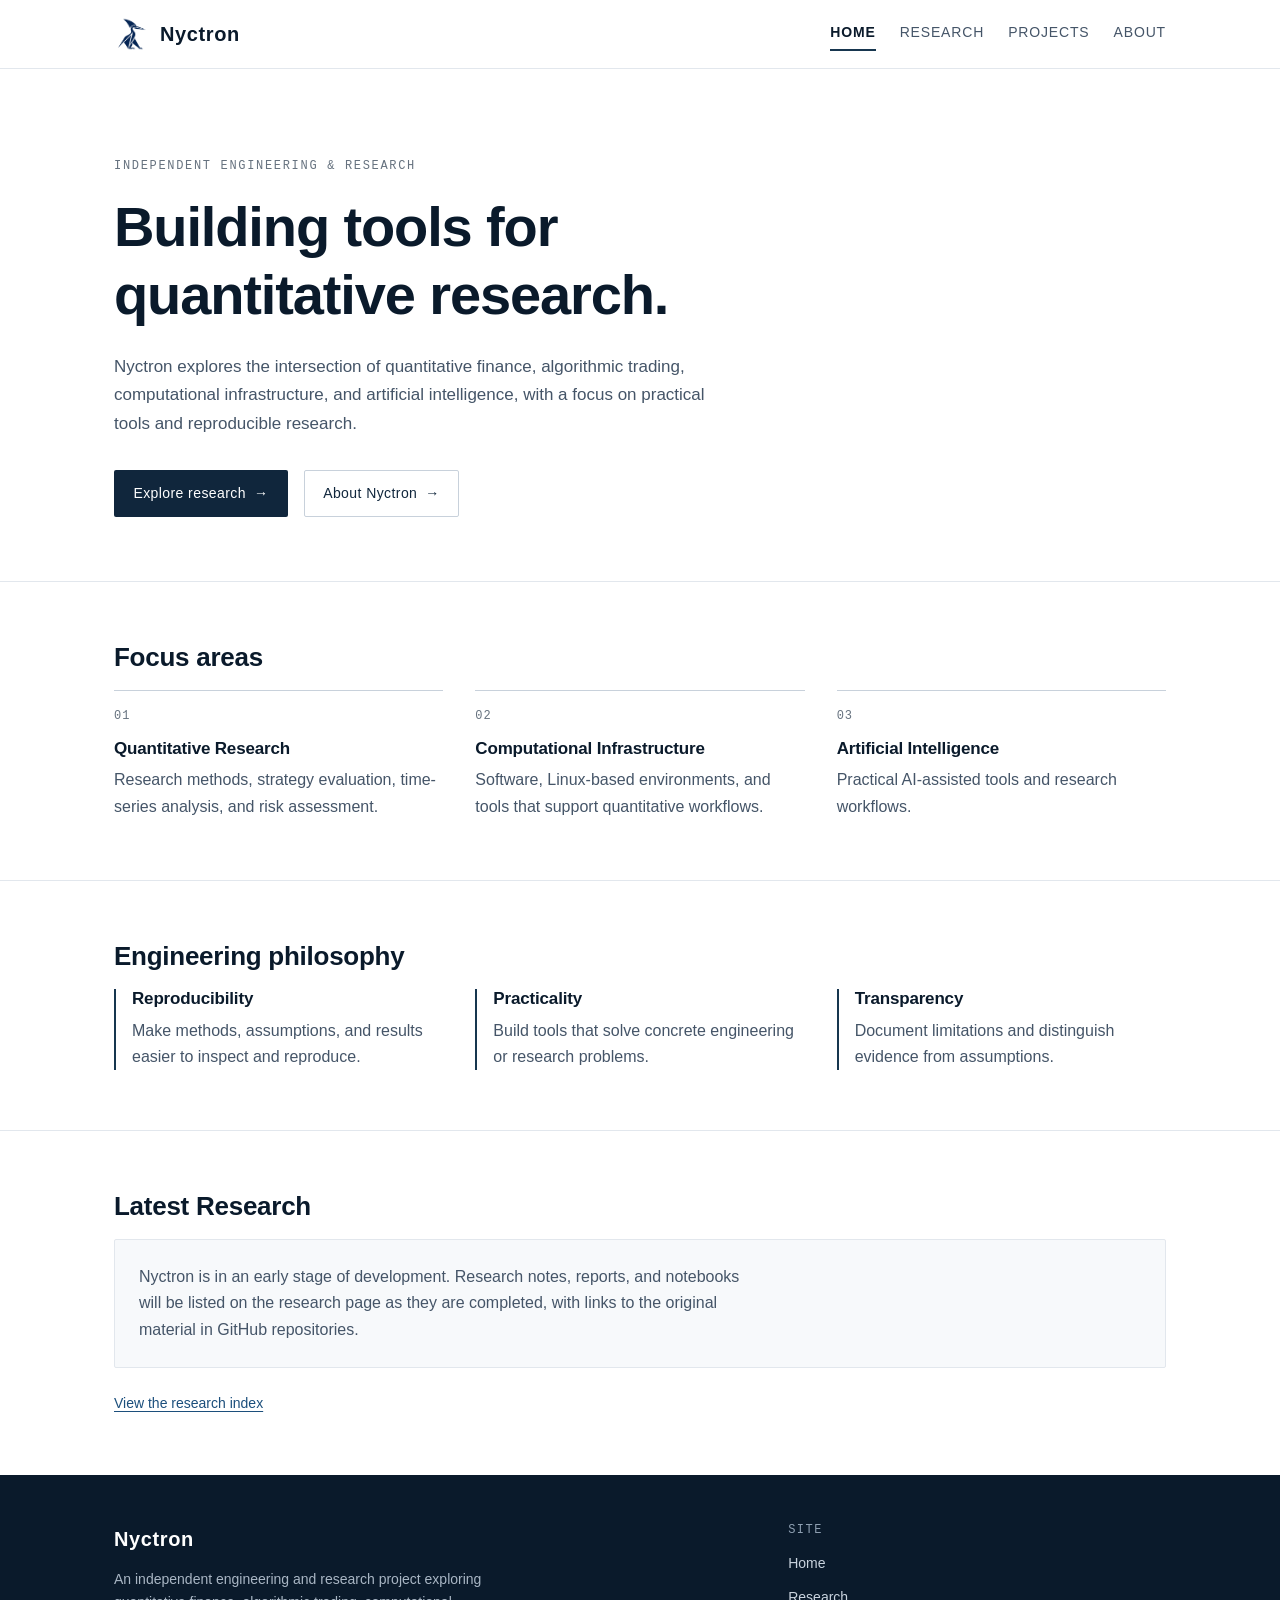
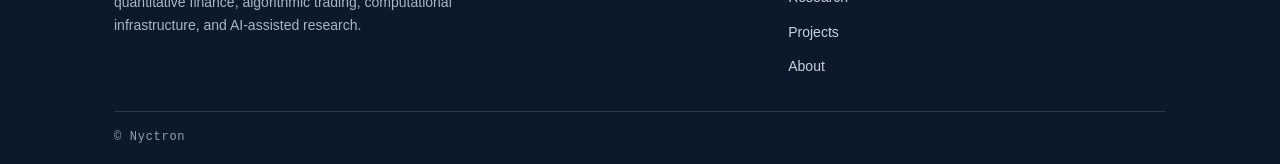
<file: index.html>
<!DOCTYPE html>
<html lang="en">
<head>
  <meta charset="utf-8">
  <meta name="viewport" content="width=device-width, initial-scale=1">
  <title>Nyctron — Independent Engineering &amp; Research</title>
  <meta name="description" content="Nyctron is an independent engineering and research project exploring quantitative finance, algorithmic trading, computational infrastructure, and AI-assisted research.">
  <link rel="icon" href="assets/nyctron-logo.png" type="image/png">
  <link rel="stylesheet" href="style.css">
</head>
<body>
  <a class="skip-link" href="#main">Skip to content</a>

  <header class="site-header">
    <div class="container header-inner">
      <a class="brand" href="./">
        <img src="assets/nyctron-logo.png" alt="Nyctron logo" width="34" height="34">
        <span class="brand-name">Nyctron</span>
      </a>
      <nav class="site-nav" aria-label="Primary">
        <ul>
          <li><a href="./" aria-current="page">Home</a></li>
          <li><a href="research/">Research</a></li>
          <li><a href="projects/">Projects</a></li>
          <li><a href="about/">About</a></li>
        </ul>
      </nav>
    </div>
  </header>

  <main id="main" tabindex="-1">

    <section class="hero">
      <div class="container">
        <p class="eyebrow">Independent engineering &amp; research</p>
        <h1>Building tools for quantitative research.</h1>
        <p class="lead">Nyctron explores the intersection of quantitative finance, algorithmic trading, computational infrastructure, and artificial intelligence, with a focus on practical tools and reproducible research.</p>
        <div class="hero-actions">
          <a class="button button--primary" href="research/">Explore research <span aria-hidden="true">→</span></a>
          <a class="button button--secondary" href="about/">About Nyctron <span aria-hidden="true">→</span></a>
        </div>
      </div>
    </section>

    <section class="section">
      <div class="container">
        <h2>Focus areas</h2>
        <ul class="focus-grid">
          <li class="focus-item">
            <span class="index-label">01</span>
            <h3>Quantitative Research</h3>
            <p>Research methods, strategy evaluation, time-series analysis, and risk assessment.</p>
          </li>
          <li class="focus-item">
            <span class="index-label">02</span>
            <h3>Computational Infrastructure</h3>
            <p>Software, Linux-based environments, and tools that support quantitative workflows.</p>
          </li>
          <li class="focus-item">
            <span class="index-label">03</span>
            <h3>Artificial Intelligence</h3>
            <p>Practical AI-assisted tools and research workflows.</p>
          </li>
        </ul>
      </div>
    </section>

    <section class="section">
      <div class="container">
        <h2>Engineering philosophy</h2>
        <ul class="principles">
          <li class="principle">
            <h3>Reproducibility</h3>
            <p>Make methods, assumptions, and results easier to inspect and reproduce.</p>
          </li>
          <li class="principle">
            <h3>Practicality</h3>
            <p>Build tools that solve concrete engineering or research problems.</p>
          </li>
          <li class="principle">
            <h3>Transparency</h3>
            <p>Document limitations and distinguish evidence from assumptions.</p>
          </li>
        </ul>
      </div>
    </section>

    <section class="section">
      <div class="container">
        <h2>Latest Research</h2>
        <div class="empty-state">
          <p>Nyctron is in an early stage of development. Research notes, reports, and notebooks will be listed on the research page as they are completed, with links to the original material in GitHub repositories.</p>
        </div>
        <p class="section-action"><a href="research/">View the research index</a></p>
      </div>
    </section>

  </main>

  <footer class="site-footer">
    <div class="container">
      <div class="footer-grid">
        <div>
          <p class="footer-brand">Nyctron</p>
          <p class="footer-text">An independent engineering and research project exploring quantitative finance, algorithmic trading, computational infrastructure, and AI-assisted research.</p>
          <!-- Add GitHub and email links here once public URLs and addresses exist. -->
        </div>
        <nav class="footer-nav" aria-label="Footer">
          <h2 class="footer-heading">Site</h2>
          <ul>
            <li><a href="./">Home</a></li>
            <li><a href="research/">Research</a></li>
            <li><a href="projects/">Projects</a></li>
            <li><a href="about/">About</a></li>
          </ul>
        </nav>
      </div>
      <div class="footer-bottom">
        <p>© Nyctron</p>
      </div>
    </div>
  </footer>
</body>
</html>
</file>
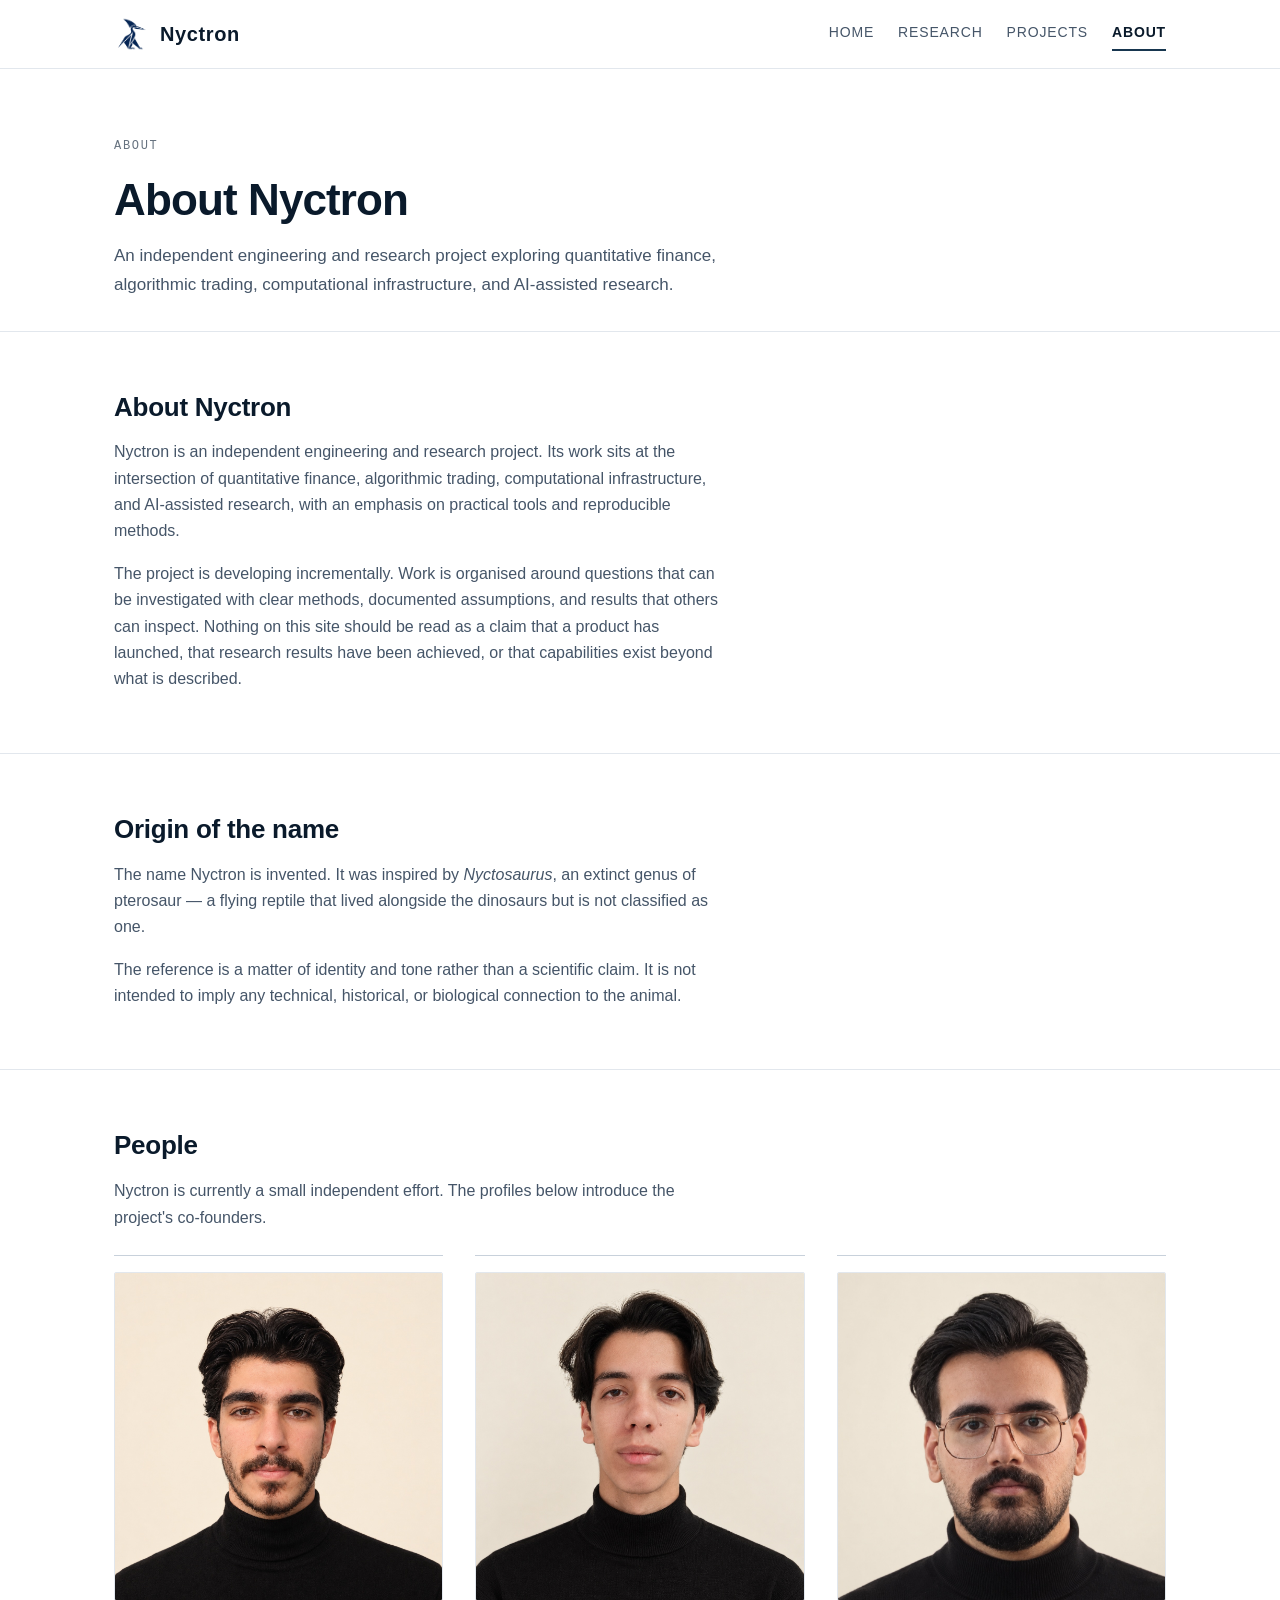
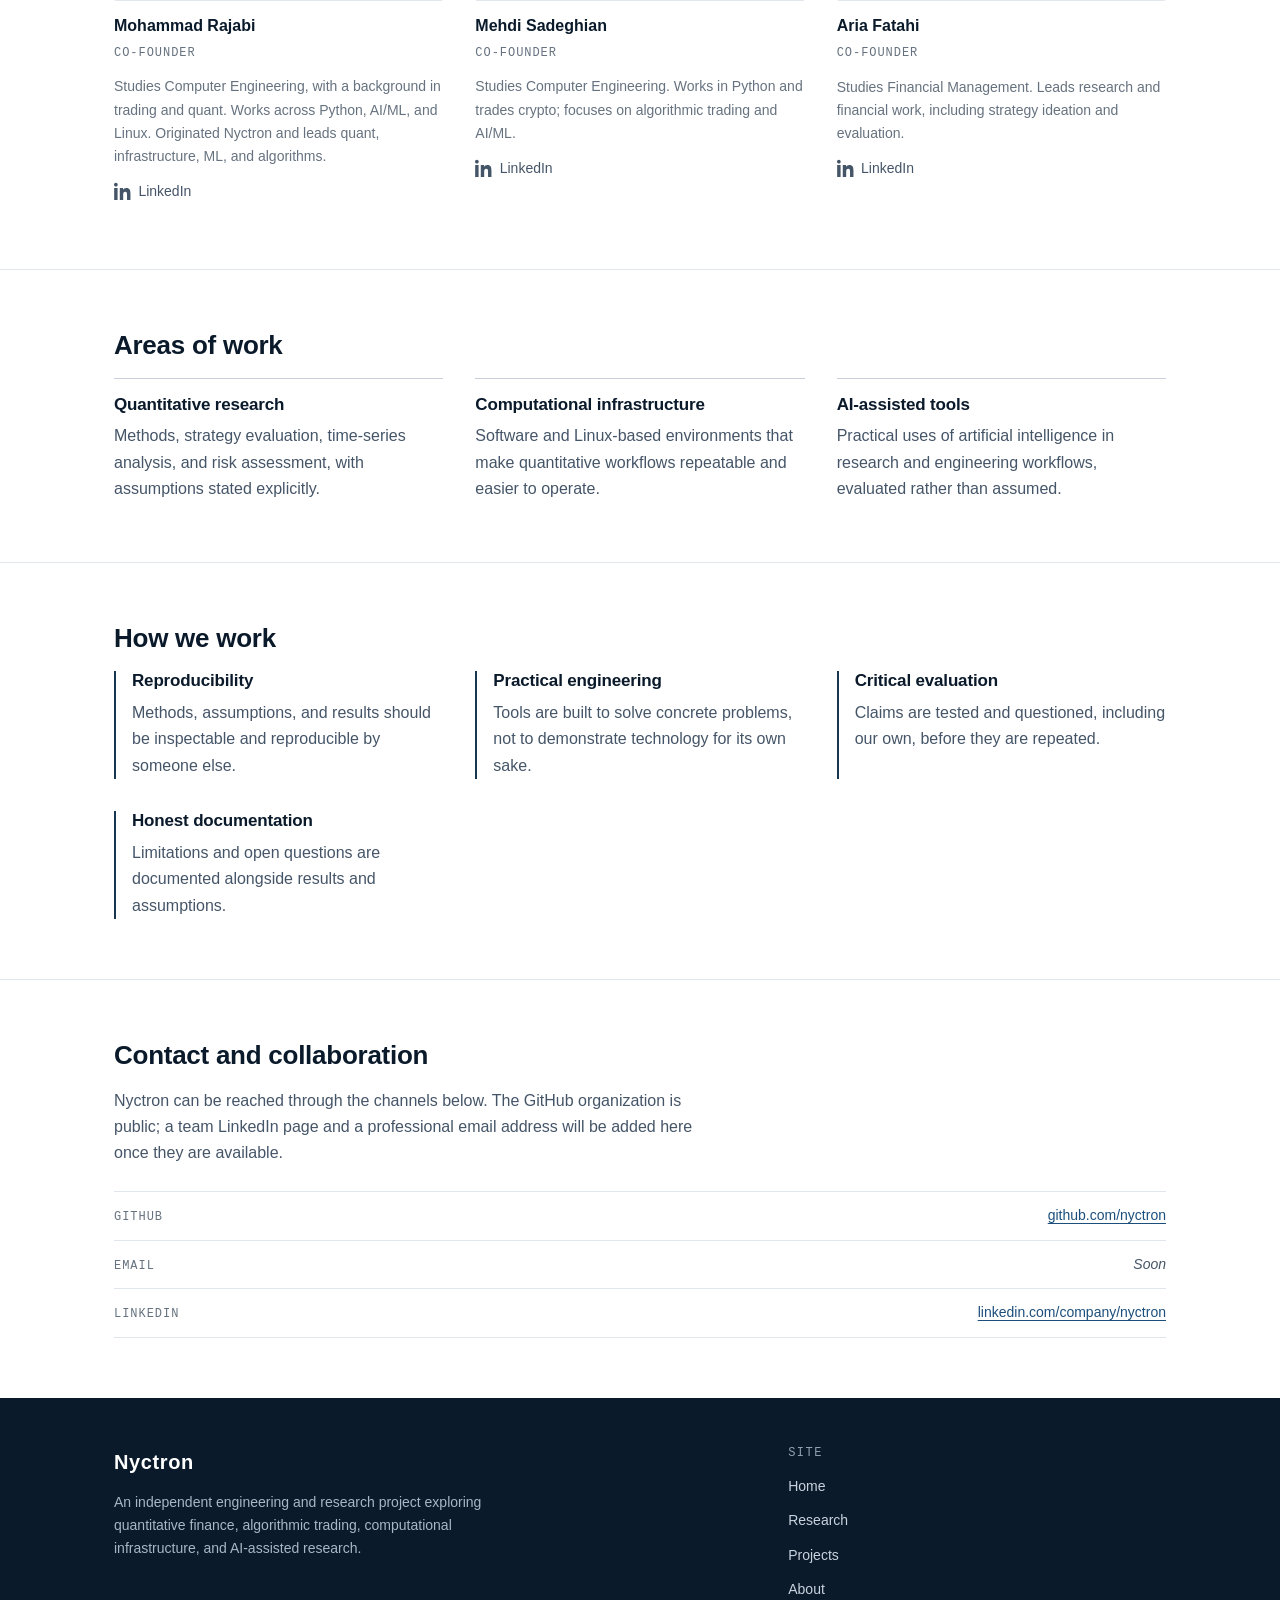
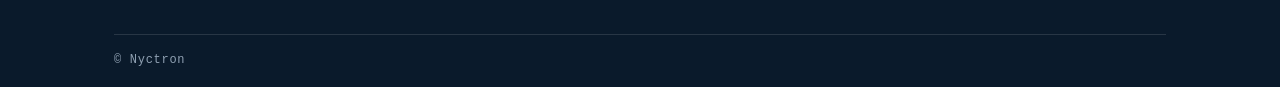
<file: about/index.html>
<!DOCTYPE html>
<html lang="en">
<head>
  <meta charset="utf-8">
  <meta name="viewport" content="width=device-width, initial-scale=1">
  <title>About — Nyctron</title>
  <meta name="description" content="About Nyctron: an independent engineering and research project exploring quantitative finance, algorithmic trading, computational infrastructure, and AI-assisted research.">
  <link rel="icon" href="../assets/nyctron-logo.png" type="image/png">
  <link rel="stylesheet" href="../style.css">
</head>
<body>
  <a class="skip-link" href="#main">Skip to content</a>

  <header class="site-header">
    <div class="container header-inner">
      <a class="brand" href="../">
        <img src="../assets/nyctron-logo.png" alt="Nyctron logo" width="34" height="34">
        <span class="brand-name">Nyctron</span>
      </a>
      <nav class="site-nav" aria-label="Primary">
        <ul>
          <li><a href="../">Home</a></li>
          <li><a href="../research/">Research</a></li>
          <li><a href="../projects/">Projects</a></li>
          <li><a href="../about/" aria-current="page">About</a></li>
        </ul>
      </nav>
    </div>
  </header>

  <main id="main" tabindex="-1">

    <section class="page-head">
      <div class="container">
        <p class="eyebrow">About</p>
        <h1>About Nyctron</h1>
        <p class="lead">An independent engineering and research project exploring quantitative finance, algorithmic trading, computational infrastructure, and AI-assisted research.</p>
      </div>
    </section>

    <section class="section">
      <div class="container">
        <h2>About Nyctron</h2>
        <div class="prose">
          <p>Nyctron is an independent engineering and research project. Its work sits at the intersection of quantitative finance, algorithmic trading, computational infrastructure, and AI-assisted research, with an emphasis on practical tools and reproducible methods.</p>
          <p>The project is developing incrementally. Work is organised around questions that can be investigated with clear methods, documented assumptions, and results that others can inspect. Nothing on this site should be read as a claim that a product has launched, that research results have been achieved, or that capabilities exist beyond what is described.</p>
        </div>
      </div>
    </section>

    <section class="section">
      <div class="container">
        <h2>Origin of the name</h2>
        <div class="prose">
          <p>The name Nyctron is invented. It was inspired by <em>Nyctosaurus</em>, an extinct genus of pterosaur — a flying reptile that lived alongside the dinosaurs but is not classified as one.</p>
          <p>The reference is a matter of identity and tone rather than a scientific claim. It is not intended to imply any technical, historical, or biological connection to the animal.</p>
        </div>
      </div>
    </section>

    <section class="section">
      <div class="container">
        <h2>People</h2>
        <p class="note">Nyctron is currently a small independent effort. The profiles below introduce the project's co-founders.</p>
        <ul class="people">
          <li class="person">
            <img class="person-photo" src="../assets/team/mohammad-rajabi.jpg" alt="Portrait of Mohammad Rajabi">
            <p class="person-name">Mohammad Rajabi</p>
            <p class="person-role">Co-founder</p>
            <p class="person-note">Studies Computer Engineering, with a background in trading and quant. Works across Python, AI/ML, and Linux. Originated Nyctron and leads quant, infrastructure, ML, and algorithms.</p>
            <p class="person-links">
              <a href="https://www.linkedin.com/in/itsrajabi/" aria-label="Mohammad Rajabi on LinkedIn" rel="noopener noreferrer" target="_blank">
                <svg viewBox="0 0 24 24" width="18" height="18" aria-hidden="true" focusable="false"><path fill="currentColor" d="M4.98 3.5C4.98 4.88 3.87 6 2.5 6S0 4.88 0 3.5 1.12 1 2.5 1s2.48 1.12 2.48 2.5zM.22 8.13h4.56V24H.22V8.13zm7.5 0h4.37v2.17h.06c.61-1.15 2.1-2.36 4.32-2.36 4.62 0 5.47 3.04 5.47 7V24h-4.56v-7.16c0-1.71-.03-3.9-2.38-3.9-2.38 0-2.75 1.86-2.75 3.78V24H7.72V8.13z"/></svg>
                <span>LinkedIn</span>
              </a>
            </p>
          </li>
          <li class="person">
            <img class="person-photo" src="../assets/team/mehdi-sadeghian.jpg" alt="Portrait of Mehdi Sadeghian">
            <p class="person-name">Mehdi Sadeghian</p>
            <p class="person-role">Co-founder</p>
            <p class="person-note">Studies Computer Engineering. Works in Python and trades crypto; focuses on algorithmic trading and AI/ML.</p>
            <p class="person-links">
              <a href="https://www.linkedin.com/in/mahdi-sadeghian-35783b446/" aria-label="Mehdi Sadeghian on LinkedIn" rel="noopener noreferrer" target="_blank">
                <svg viewBox="0 0 24 24" width="18" height="18" aria-hidden="true" focusable="false"><path fill="currentColor" d="M4.98 3.5C4.98 4.88 3.87 6 2.5 6S0 4.88 0 3.5 1.12 1 2.5 1s2.48 1.12 2.48 2.5zM.22 8.13h4.56V24H.22V8.13zm7.5 0h4.37v2.17h.06c.61-1.15 2.1-2.36 4.32-2.36 4.62 0 5.47 3.04 5.47 7V24h-4.56v-7.16c0-1.71-.03-3.9-2.38-3.9-2.38 0-2.75 1.86-2.75 3.78V24H7.72V8.13z"/></svg>
                <span>LinkedIn</span>
              </a>
            </p>
          </li>
          <li class="person">
            <img class="person-photo" src="../assets/team/aria-fatahi.jpg" alt="Portrait of Aria Fatahi">
            <p class="person-name">Aria Fatahi</p>
            <p class="person-role">Co-founder</p>
            <p class="person-note">Studies Financial Management. Leads research and financial work, including strategy ideation and evaluation.</p>
            <p class="person-links">
              <a href="https://www.linkedin.com/in/aria-fatahi-394426445/" aria-label="Aria Fatahi on LinkedIn" rel="noopener noreferrer" target="_blank">
                <svg viewBox="0 0 24 24" width="18" height="18" aria-hidden="true" focusable="false"><path fill="currentColor" d="M4.98 3.5C4.98 4.88 3.87 6 2.5 6S0 4.88 0 3.5 1.12 1 2.5 1s2.48 1.12 2.48 2.5zM.22 8.13h4.56V24H.22V8.13zm7.5 0h4.37v2.17h.06c.61-1.15 2.1-2.36 4.32-2.36 4.62 0 5.47 3.04 5.47 7V24h-4.56v-7.16c0-1.71-.03-3.9-2.38-3.9-2.38 0-2.75 1.86-2.75 3.78V24H7.72V8.13z"/></svg>
                <span>LinkedIn</span>
              </a>
            </p>
          </li>
        </ul>
      </div>
    </section>

    <section class="section">
      <div class="container">
        <h2>Areas of work</h2>
        <ul class="focus-grid">
          <li class="focus-item">
            <h3>Quantitative research</h3>
            <p>Methods, strategy evaluation, time-series analysis, and risk assessment, with assumptions stated explicitly.</p>
          </li>
          <li class="focus-item">
            <h3>Computational infrastructure</h3>
            <p>Software and Linux-based environments that make quantitative workflows repeatable and easier to operate.</p>
          </li>
          <li class="focus-item">
            <h3>AI-assisted tools</h3>
            <p>Practical uses of artificial intelligence in research and engineering workflows, evaluated rather than assumed.</p>
          </li>
        </ul>
      </div>
    </section>

    <section class="section">
      <div class="container">
        <h2>How we work</h2>
        <ul class="principles">
          <li class="principle">
            <h3>Reproducibility</h3>
            <p>Methods, assumptions, and results should be inspectable and reproducible by someone else.</p>
          </li>
          <li class="principle">
            <h3>Practical engineering</h3>
            <p>Tools are built to solve concrete problems, not to demonstrate technology for its own sake.</p>
          </li>
          <li class="principle">
            <h3>Critical evaluation</h3>
            <p>Claims are tested and questioned, including our own, before they are repeated.</p>
          </li>
          <li class="principle">
            <h3>Honest documentation</h3>
            <p>Limitations and open questions are documented alongside results and assumptions.</p>
          </li>
        </ul>
      </div>
    </section>

<section class="section">
  <div class="container">
    <h2>Contact and collaboration</h2>
    <div class="prose">
      <p>Nyctron can be reached through the channels below. The GitHub organization is public; a team LinkedIn page and a professional email address will be added here once they are available.</p>
    </div>
    <ul class="contact-list">
      <li>
        <span class="contact-label">GitHub</span>
        <span class="contact-value">
          <a href="https://github.com/nyctron" rel="noopener noreferrer" target="_blank">github.com/nyctron</a>
        </span>
      </li>
      <li>
        <span class="contact-label">Email</span>
        <span class="contact-value placeholder">Soon</span>
      </li>
      <li>
        <span class="contact-label">LinkedIn</span>
        <span class="contact-value">
          <a href="https://www.linkedin.com/company/nyctron" rel="noopener noreferrer" target="_blank">linkedin.com/company/nyctron</a>
        </span>
      </li>
    </ul>
  </div>
</section>

  </main>

  <footer class="site-footer">
    <div class="container">
      <div class="footer-grid">
        <div>
          <p class="footer-brand">Nyctron</p>
          <p class="footer-text">An independent engineering and research project exploring quantitative finance, algorithmic trading, computational infrastructure, and AI-assisted research.</p>
        </div>
        <nav class="footer-nav" aria-label="Footer">
          <h2 class="footer-heading">Site</h2>
          <ul>
            <li><a href="../">Home</a></li>
            <li><a href="../research/">Research</a></li>
            <li><a href="../projects/">Projects</a></li>
            <li><a href="../about/">About</a></li>
          </ul>
        </nav>
      </div>
      <div class="footer-bottom">
        <p>© Nyctron</p>
      </div>
    </div>
  </footer>
</body>
</html>
</file>
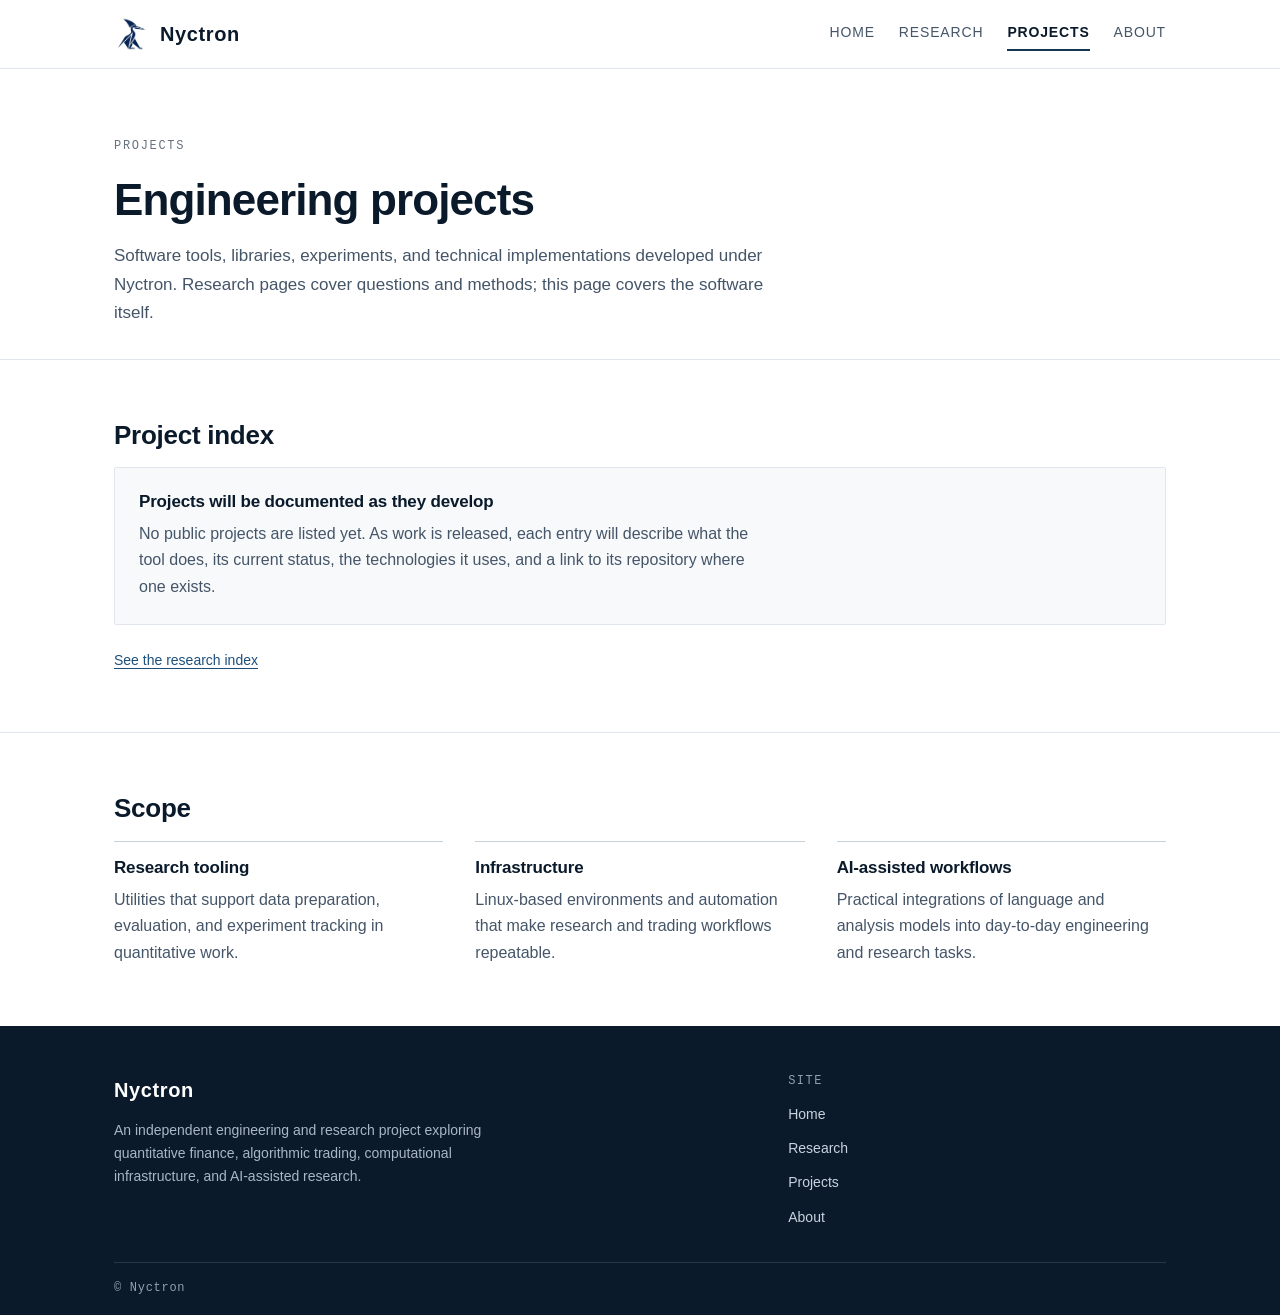
<file: projects/index.html>
<!DOCTYPE html>
<html lang="en">
<head>
  <meta charset="utf-8">
  <meta name="viewport" content="width=device-width, initial-scale=1">
  <title>Projects — Nyctron</title>
  <meta name="description" content="Software tools, libraries, experiments, and engineering projects developed under Nyctron.">
  <link rel="icon" href="../assets/nyctron-logo.png" type="image/png">
  <link rel="stylesheet" href="../style.css">
</head>
<body>
  <a class="skip-link" href="#main">Skip to content</a>

  <header class="site-header">
    <div class="container header-inner">
      <a class="brand" href="../">
        <img src="../assets/nyctron-logo.png" alt="Nyctron logo" width="34" height="34">
        <span class="brand-name">Nyctron</span>
      </a>
      <nav class="site-nav" aria-label="Primary">
        <ul>
          <li><a href="../">Home</a></li>
          <li><a href="../research/">Research</a></li>
          <li><a href="../projects/" aria-current="page">Projects</a></li>
          <li><a href="../about/">About</a></li>
        </ul>
      </nav>
    </div>
  </header>

  <main id="main" tabindex="-1">

    <section class="page-head">
      <div class="container">
        <p class="eyebrow">Projects</p>
        <h1>Engineering projects</h1>
        <p class="lead">Software tools, libraries, experiments, and technical implementations developed under Nyctron. Research pages cover questions and methods; this page covers the software itself.</p>
      </div>
    </section>

    <section class="section">
      <div class="container">
        <h2>Project index</h2>

        <div class="empty-state">
          <h3>Projects will be documented as they develop</h3>
          <p>No public projects are listed yet. As work is released, each entry will describe what the tool does, its current status, the technologies it uses, and a link to its repository where one exists.</p>
        </div>

        <!--
          To add a project, copy the block below, uncomment it,
          and replace the placeholder text. Delete the empty-state block
          above once the first real project is listed.

          <ul class="entries">
            <li>
              <article class="entry">
                <div class="entry-head">
                  <h2 class="entry-title">Project name</h2>
                  <span class="status">In Progress</span>
                </div>
                <p class="entry-summary">Short description of what the project does and the problem it addresses.</p>
                <p class="entry-meta">
                  <span>Technologies: Python, Linux</span>
                  <a href="GITHUB_REPOSITORY_URL">Repository</a>
                </p>
              </article>
            </li>
          </ul>

          Statuses used on this page: In Progress, Published, Archived.
        -->

        <p class="section-action"><a href="../research/">See the research index</a></p>
      </div>
    </section>

    <section class="section">
      <div class="container">
        <h2>Scope</h2>
        <ul class="focus-grid">
          <li class="focus-item">
            <h3>Research tooling</h3>
            <p>Utilities that support data preparation, evaluation, and experiment tracking in quantitative work.</p>
          </li>
          <li class="focus-item">
            <h3>Infrastructure</h3>
            <p>Linux-based environments and automation that make research and trading workflows repeatable.</p>
          </li>
          <li class="focus-item">
            <h3>AI-assisted workflows</h3>
            <p>Practical integrations of language and analysis models into day-to-day engineering and research tasks.</p>
          </li>
        </ul>
      </div>
    </section>

  </main>

  <footer class="site-footer">
    <div class="container">
      <div class="footer-grid">
        <div>
          <p class="footer-brand">Nyctron</p>
          <p class="footer-text">An independent engineering and research project exploring quantitative finance, algorithmic trading, computational infrastructure, and AI-assisted research.</p>
        </div>
        <nav class="footer-nav" aria-label="Footer">
          <h2 class="footer-heading">Site</h2>
          <ul>
            <li><a href="../">Home</a></li>
            <li><a href="../research/">Research</a></li>
            <li><a href="../projects/">Projects</a></li>
            <li><a href="../about/">About</a></li>
          </ul>
        </nav>
      </div>
      <div class="footer-bottom">
        <p>© Nyctron</p>
      </div>
    </div>
  </footer>
</body>
</html>
</file>
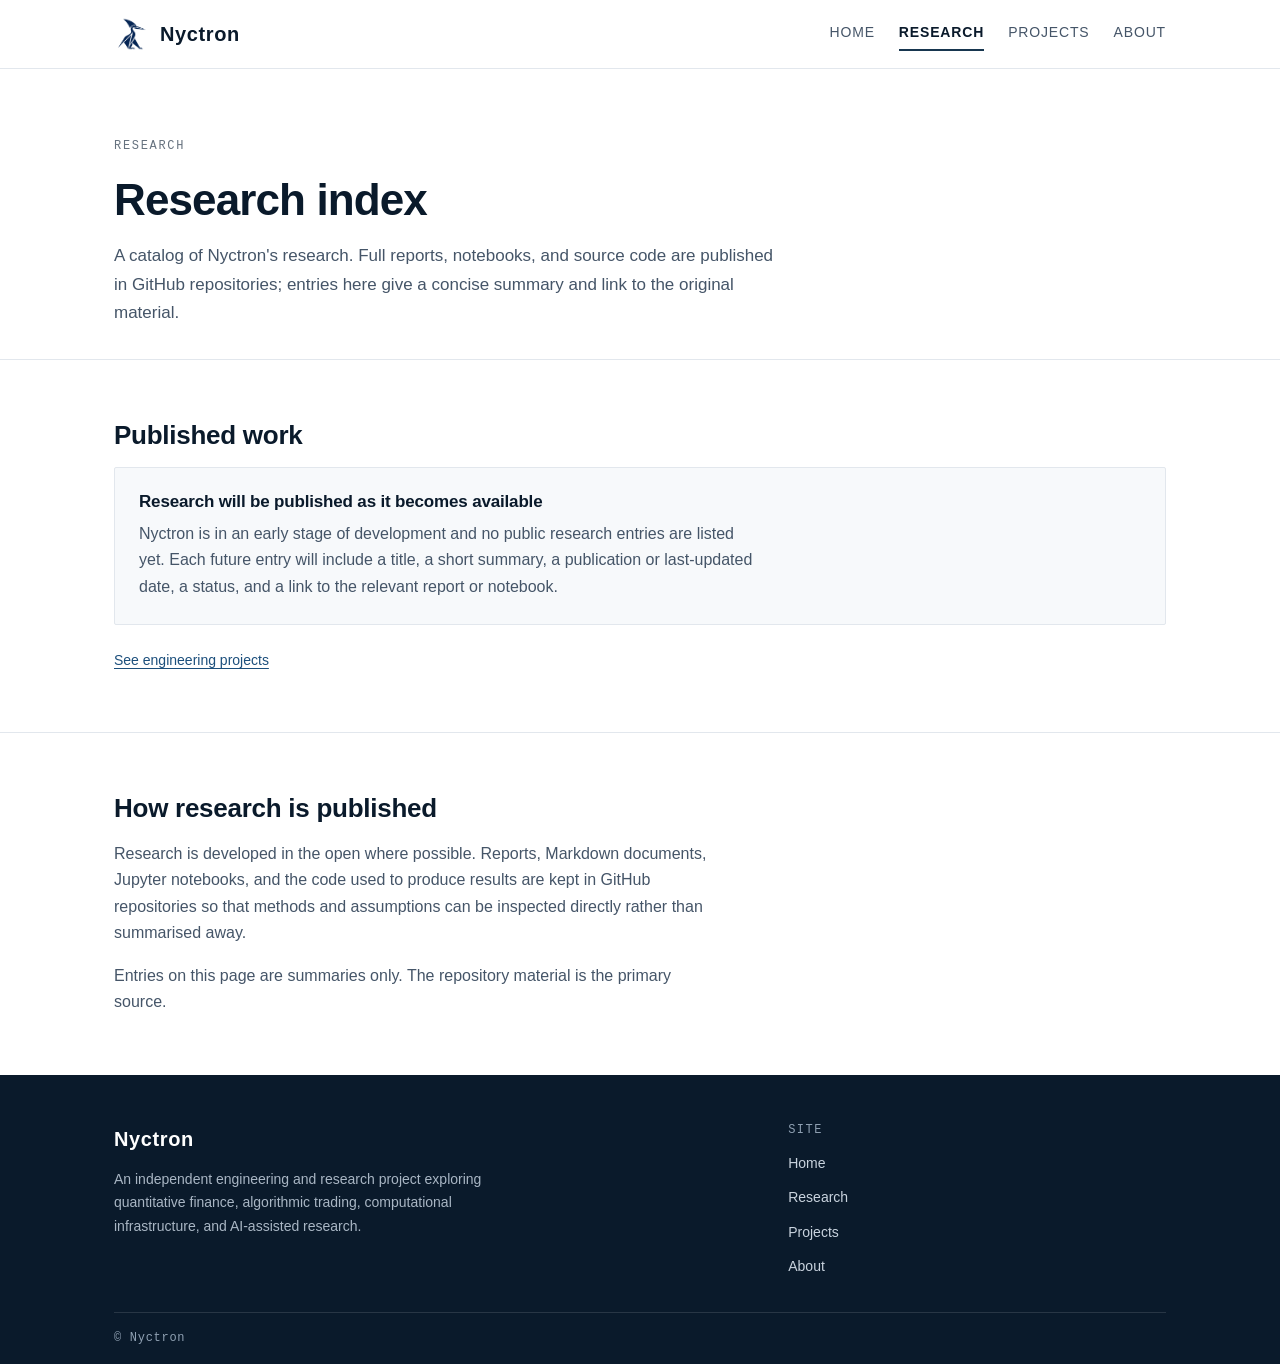
<file: research/index.html>
<!DOCTYPE html>
<html lang="en">
<head>
  <meta charset="utf-8">
  <meta name="viewport" content="width=device-width, initial-scale=1">
  <title>Research — Nyctron</title>
  <meta name="description" content="The Nyctron research index: summaries of quantitative finance, algorithmic trading, and computational research, with links to full reports and notebooks.">
  <link rel="icon" href="../assets/nyctron-logo.png" type="image/png">
  <link rel="stylesheet" href="../style.css">
</head>
<body>
  <a class="skip-link" href="#main">Skip to content</a>

  <header class="site-header">
    <div class="container header-inner">
      <a class="brand" href="../">
        <img src="../assets/nyctron-logo.png" alt="Nyctron logo" width="34" height="34">
        <span class="brand-name">Nyctron</span>
      </a>
      <nav class="site-nav" aria-label="Primary">
        <ul>
          <li><a href="../">Home</a></li>
          <li><a href="../research/" aria-current="page">Research</a></li>
          <li><a href="../projects/">Projects</a></li>
          <li><a href="../about/">About</a></li>
        </ul>
      </nav>
    </div>
  </header>

  <main id="main" tabindex="-1">

    <section class="page-head">
      <div class="container">
        <p class="eyebrow">Research</p>
        <h1>Research index</h1>
        <p class="lead">A catalog of Nyctron's research. Full reports, notebooks, and source code are published in GitHub repositories; entries here give a concise summary and link to the original material.</p>
      </div>
    </section>

    <section class="section">
      <div class="container">
        <h2>Published work</h2>

        <div class="empty-state">
          <h3>Research will be published as it becomes available</h3>
          <p>Nyctron is in an early stage of development and no public research entries are listed yet. Each future entry will include a title, a short summary, a publication or last-updated date, a status, and a link to the relevant report or notebook.</p>
        </div>

        <!--
          To add a research entry, copy the block below, uncomment it,
          and replace the placeholder text. Delete the empty-state block
          above once the first real entry is published.

          <ul class="entries">
            <li>
              <article class="entry">
                <div class="entry-head">
                  <h2 class="entry-title">Entry title</h2>
                  <span class="status">In Progress</span>
                </div>
                <p class="entry-summary">A short, factual summary of the question, method, and current state of the work.</p>
                <p class="entry-meta">
                  <span>Last updated: Month Year</span>
                  <a href="GITHUB_REPORT_URL">Report</a>
                </p>
              </article>
            </li>
          </ul>

          Statuses used on this page: In Progress, Published, Archived.
        -->

        <p class="section-action"><a href="../projects/">See engineering projects</a></p>
      </div>
    </section>

    <section class="section">
      <div class="container">
        <h2>How research is published</h2>
        <div class="prose">
          <p>Research is developed in the open where possible. Reports, Markdown documents, Jupyter notebooks, and the code used to produce results are kept in GitHub repositories so that methods and assumptions can be inspected directly rather than summarised away.</p>
          <p>Entries on this page are summaries only. The repository material is the primary source.</p>
        </div>
      </div>
    </section>

  </main>

  <footer class="site-footer">
    <div class="container">
      <div class="footer-grid">
        <div>
          <p class="footer-brand">Nyctron</p>
          <p class="footer-text">An independent engineering and research project exploring quantitative finance, algorithmic trading, computational infrastructure, and AI-assisted research.</p>
        </div>
        <nav class="footer-nav" aria-label="Footer">
          <h2 class="footer-heading">Site</h2>
          <ul>
            <li><a href="../">Home</a></li>
            <li><a href="../research/">Research</a></li>
            <li><a href="../projects/">Projects</a></li>
            <li><a href="../about/">About</a></li>
          </ul>
        </nav>
      </div>
      <div class="footer-bottom">
        <p>© Nyctron</p>
      </div>
    </div>
  </footer>
</body>
</html>
</file>
<file: style.css>
:root {
  /* ---- Colour: navy, white, neutral grey ---- */
  --navy-900: #0a1a2b;
  --navy-800: #10263c;
  --navy-700: #17364f;
  --ink:        #17222e;
  --ink-soft:   #455568;
  --ink-mute:   #66727f;
  --line:        #e2e7ed;
  --line-strong: #c8d1db;
  --paper:      #ffffff;
  --paper-alt:  #f7f9fb;
  --accent:     #1c4f7c;
  --focus:      #2f7ac2;

  /* ---- Typography: system fonts only ---- */
  --font-sans: -apple-system, BlinkMacSystemFont, "Segoe UI", Roboto,
               Helvetica, Arial, sans-serif;
  --font-mono: ui-monospace, SFMono-Regular, Menlo, Consolas,
               "Liberation Mono", monospace;

  --fs-xs:   0.75rem;
  --fs-sm:   0.875rem;
  --fs-base: 1rem;
  --fs-lg:   1.0625rem;
  --fs-xl:   1.25rem;
  --fs-2xl:  1.625rem;
  --fs-h1:   clamp(2rem, 4vw, 2.75rem);
  --fs-hero: clamp(2.25rem, 5.5vw, 3.5rem);

  /* ---- Spacing scale ---- */
  --sp-1: 0.25rem;
  --sp-2: 0.5rem;
  --sp-3: 0.75rem;
  --sp-4: 1rem;
  --sp-5: 1.5rem;
  --sp-6: 2rem;
  --sp-7: 3rem;
  --sp-8: 4rem;

  /* ---- Layout ---- */
  --container: 1100px;
  --gutter: 1.5rem;
  --radius: 2px;
  --border: 1px solid var(--line);
}

/* -----------------------------------------------------------------------
   Base
   ----------------------------------------------------------------------- */

*,
*::before,
*::after { box-sizing: border-box; }

html { -webkit-text-size-adjust: 100%; }

body {
  margin: 0;
  display: flex;
  flex-direction: column;
  min-height: 100vh;
  background: var(--paper);
  color: var(--ink);
  font-family: var(--font-sans);
  font-size: var(--fs-base);
  line-height: 1.65;
  -webkit-font-smoothing: antialiased;
}

main { flex: 1 0 auto; }

img { display: block; max-width: 100%; height: auto; }

h1, h2, h3, h4 {
  margin: 0 0 var(--sp-4);
  color: var(--navy-900);
  font-weight: 600;
  line-height: 1.22;
  letter-spacing: -0.01em;
}

h1 { font-size: var(--fs-h1); letter-spacing: -0.02em; }
h2 { font-size: var(--fs-2xl); }
h3 { font-size: var(--fs-lg); }

p { margin: 0 0 var(--sp-4); }

a {
  color: var(--accent);
  text-decoration-thickness: 1px;
  text-underline-offset: 3px;
}
a:hover { color: var(--navy-900); }

:focus-visible {
  outline: 2px solid var(--focus);
  outline-offset: 3px;
  border-radius: 1px;
}

.container {
  width: 100%;
  max-width: var(--container);
  margin-inline: auto;
  padding-inline: var(--gutter);
}

.skip-link {
  position: absolute;
  left: -9999px;
  top: 0;
  z-index: 20;
  padding: var(--sp-2) var(--sp-4);
  background: var(--navy-900);
  color: #ffffff;
  font-size: var(--fs-sm);
  text-decoration: none;
}
.skip-link:focus { left: var(--sp-4); top: var(--sp-4); color: #ffffff; }

/* -----------------------------------------------------------------------
   Header and navigation
   ----------------------------------------------------------------------- */

.site-header {
  border-bottom: var(--border);
  background: var(--paper);
}

.header-inner {
  display: flex;
  flex-wrap: wrap;
  align-items: center;
  justify-content: space-between;
  gap: var(--sp-3) var(--sp-6);
  padding-block: var(--sp-3);
  min-height: 4.25rem;
}

.brand {
  display: inline-flex;
  align-items: center;
  gap: var(--sp-3);
  color: var(--navy-900);
  text-decoration: none;
}
.brand img {
  width: 34px;
  height: 34px;
  object-fit: contain;
}
.brand-name {
  font-size: var(--fs-xl);
  font-weight: 600;
  letter-spacing: 0.03em;
}
.brand:hover { color: var(--navy-800); }

.site-nav ul {
  display: flex;
  flex-wrap: wrap;
  gap: var(--sp-2) var(--sp-5);
  margin: 0;
  padding: 0;
  list-style: none;
}

.site-nav a {
  display: inline-block;
  padding: var(--sp-1) 0;
  border-bottom: 2px solid transparent;
  color: var(--ink-soft);
  font-size: var(--fs-sm);
  letter-spacing: 0.06em;
  text-transform: uppercase;
  text-decoration: none;
  transition: color 0.15s ease, border-color 0.15s ease;
}
.site-nav a:hover {
  color: var(--navy-900);
  border-bottom-color: var(--line-strong);
}
.site-nav a[aria-current="page"] {
  color: var(--navy-900);
  border-bottom-color: var(--navy-700);
  font-weight: 600;
}

/* -----------------------------------------------------------------------
   Homepage hero
   ----------------------------------------------------------------------- */

.hero {
  padding-block: clamp(3rem, 8vw, 5.5rem) clamp(2.5rem, 6vw, 4rem);
  border-bottom: var(--border);
}

.eyebrow {
  margin: 0 0 var(--sp-4);
  color: var(--ink-mute);
  font-family: var(--font-mono);
  font-size: var(--fs-xs);
  letter-spacing: 0.14em;
  text-transform: uppercase;
}

.hero h1 {
  max-width: 22ch;
  margin-bottom: var(--sp-5);
  font-size: var(--fs-hero);
}

.lead {
  max-width: 64ch;
  color: var(--ink-soft);
  font-size: var(--fs-lg);
}

.hero-actions {
  display: flex;
  flex-wrap: wrap;
  align-items: center;
  gap: var(--sp-3) var(--sp-4);
  margin-top: var(--sp-6);
}

.button {
  display: inline-flex;
  align-items: center;
  gap: 0.5rem;
  padding: 0.7rem 1.15rem;
  border: 1px solid transparent;
  border-radius: var(--radius);
  font-size: var(--fs-sm);
  letter-spacing: 0.03em;
  text-decoration: none;
  transition: background-color 0.15s ease, border-color 0.15s ease,
              color 0.15s ease;
}
.button--primary {
  background: var(--navy-800);
  color: #ffffff;
}
.button--primary:hover {
  background: var(--navy-900);
  color: #ffffff;
}
.button--secondary {
  border-color: var(--line-strong);
  color: var(--navy-800);
}
.button--secondary:hover {
  border-color: var(--navy-700);
  color: var(--navy-900);
}

/* -----------------------------------------------------------------------
   Sections
   ----------------------------------------------------------------------- */

.section {
  padding-block: clamp(2.5rem, 5vw, 3.75rem);
  border-bottom: var(--border);
}
.section:last-of-type { border-bottom: 0; }

.section-action { margin: var(--sp-5) 0 0; font-size: var(--fs-sm); }

.page-head {
  padding-block: clamp(2.75rem, 6vw, 4.25rem) clamp(1.5rem, 3vw, 2rem);
  border-bottom: var(--border);
}
.page-head h1 { margin-bottom: var(--sp-4); }
.page-head .lead { margin: 0; max-width: 70ch; }

/* -----------------------------------------------------------------------
   Focus areas
   ----------------------------------------------------------------------- */

.focus-grid {
  display: grid;
  grid-template-columns: repeat(auto-fit, minmax(240px, 1fr));
  gap: var(--sp-6);
  margin: 0;
  padding: 0;
  list-style: none;
}

.focus-item {
  padding-top: var(--sp-4);
  border-top: 1px solid var(--line-strong);
}

.index-label {
  display: block;
  margin-bottom: var(--sp-3);
  color: var(--ink-mute);
  font-family: var(--font-mono);
  font-size: var(--fs-xs);
  letter-spacing: 0.08em;
}

.focus-item h3 { margin-bottom: var(--sp-2); }
.focus-item p {
  margin: 0;
  max-width: 40ch;
  color: var(--ink-soft);
}

/* -----------------------------------------------------------------------
   Principles
   ----------------------------------------------------------------------- */

.principles {
  display: grid;
  grid-template-columns: repeat(auto-fit, minmax(240px, 1fr));
  gap: var(--sp-6);
  margin: 0;
  padding: 0;
  list-style: none;
}

.principle {
  padding-left: var(--sp-4);
  border-left: 2px solid var(--navy-700);
}
.principle h3 { margin-bottom: var(--sp-2); }
.principle p { margin: 0; color: var(--ink-soft); }

/* -----------------------------------------------------------------------
   Empty state and notice blocks
   ----------------------------------------------------------------------- */

.empty-state {
  padding: var(--sp-5);
  border: var(--border);
  border-radius: var(--radius);
  background: var(--paper-alt);
}
.empty-state h2,
.empty-state h3 {
  margin-bottom: var(--sp-2);
  font-size: var(--fs-lg);
}
.empty-state p {
  max-width: 70ch;
  margin: 0;
  color: var(--ink-soft);
}

.note {
  max-width: 68ch;
  color: var(--ink-soft);
}

/* -----------------------------------------------------------------------
   Research / project entries
   (used when real entries are added; see the commented templates)
   ----------------------------------------------------------------------- */

.entries {
  margin: 0;
  padding: 0;
  list-style: none;
}

.entry {
  padding-block: var(--sp-5);
  border-top: var(--border);
}
.entry:last-child { border-bottom: var(--border); }

.entry-head {
  display: flex;
  flex-wrap: wrap;
  align-items: baseline;
  justify-content: space-between;
  gap: var(--sp-2) var(--sp-4);
}

.entry-title {
  margin: 0;
  font-size: var(--fs-xl);
}

.entry-summary {
  max-width: 70ch;
  margin: var(--sp-3) 0;
  color: var(--ink-soft);
}

.entry-meta {
  display: flex;
  flex-wrap: wrap;
  gap: var(--sp-2) var(--sp-4);
  margin: 0;
  color: var(--ink-mute);
  font-family: var(--font-mono);
  font-size: var(--fs-xs);
  letter-spacing: 0.05em;
  text-transform: uppercase;
}
.entry-meta a { text-transform: none; letter-spacing: 0; }

.status {
  display: inline-block;
  padding: 1px 8px;
  border: 1px solid var(--line-strong);
  border-radius: var(--radius);
  color: var(--ink-soft);
  font-family: var(--font-mono);
  font-size: var(--fs-xs);
  letter-spacing: 0.07em;
  text-transform: uppercase;
  white-space: nowrap;
}

/* -----------------------------------------------------------------------
   About page
   ----------------------------------------------------------------------- */

.prose { max-width: 68ch; }
.prose p { color: var(--ink-soft); }
.prose p:last-child { margin-bottom: 0; }

.people {
  display: grid;
  grid-template-columns: repeat(auto-fit, minmax(220px, 1fr));
  gap: var(--sp-6);
  margin: var(--sp-5) 0 0;
  padding: 0;
  list-style: none;
}

.person {
  padding-top: var(--sp-4);
  border-top: 1px solid var(--line-strong);
}

.person-name {
  margin: 0 0 var(--sp-1);
  color: var(--navy-900);
  font-weight: 600;
}

.person-role {
  margin: 0 0 var(--sp-2);
  color: var(--ink-mute);
  font-family: var(--font-mono);
  font-size: var(--fs-xs);
  letter-spacing: 0.08em;
  text-transform: uppercase;
}

.person-note {
  margin: 0;
  color: var(--ink-mute);
  font-size: var(--fs-sm);
}

.placeholder {
  color: var(--ink-mute);
  font-style: italic;
  font-weight: 400;
}

.contact-list {
  margin: var(--sp-5) 0 0;
  padding: 0;
  list-style: none;
  border-top: var(--border);
}

.contact-list li {
  display: flex;
  flex-wrap: wrap;
  align-items: baseline;
  justify-content: space-between;
  gap: var(--sp-2) var(--sp-5);
  padding-block: var(--sp-3);
  border-bottom: var(--border);
}

.contact-label {
  color: var(--ink-mute);
  font-family: var(--font-mono);
  font-size: var(--fs-xs);
  letter-spacing: 0.08em;
  text-transform: uppercase;
}

.contact-value {
  color: var(--ink-soft);
  font-size: var(--fs-sm);
}

/* -----------------------------------------------------------------------
   Footer
   ----------------------------------------------------------------------- */

.site-footer {
  background: var(--navy-900);
  color: #c9d3de;
}
.site-footer .container { padding-block: var(--sp-7) var(--sp-4); }

.footer-grid {
  display: grid;
  grid-template-columns: minmax(0, 1.7fr) minmax(0, 1fr);
  gap: var(--sp-6);
}

.footer-brand {
  margin: 0 0 var(--sp-3);
  color: #ffffff;
  font-size: var(--fs-xl);
  font-weight: 600;
  letter-spacing: 0.03em;
}

.footer-text {
  max-width: 48ch;
  margin: 0;
  color: #a9b6c4;
  font-size: var(--fs-sm);
}

.footer-heading {
  margin: 0 0 var(--sp-3);
  color: #8fa0b2;
  font-family: var(--font-mono);
  font-size: var(--fs-xs);
  font-weight: 500;
  letter-spacing: 0.12em;
  text-transform: uppercase;
}

.footer-nav ul {
  display: flex;
  flex-direction: column;
  gap: var(--sp-2);
  margin: 0;
  padding: 0;
  list-style: none;
}

.footer-nav a {
  color: #c9d3de;
  font-size: var(--fs-sm);
  text-decoration: none;
}
.footer-nav a:hover {
  color: #ffffff;
  text-decoration: underline;
  text-underline-offset: 3px;
}

.footer-bottom {
  margin-top: var(--sp-6);
  padding-top: var(--sp-4);
  border-top: 1px solid rgba(255, 255, 255, 0.12);
}
.footer-bottom p {
  margin: 0;
  color: #8fa0b2;
  font-family: var(--font-mono);
  font-size: var(--fs-xs);
  letter-spacing: 0.06em;
}

/* -----------------------------------------------------------------------
   Responsive
   ----------------------------------------------------------------------- */

@media (max-width: 720px) {
  .header-inner {
    flex-direction: column;
    align-items: flex-start;
    gap: var(--sp-2);
    padding-block: var(--sp-4);
  }

  .site-nav ul { gap: var(--sp-2) var(--sp-4); }
  .site-nav a { font-size: var(--fs-xs); }

  .footer-grid { grid-template-columns: 1fr; }

  .hero-actions { gap: var(--sp-3); }
  .button { width: 100%; justify-content: center; }
}

@media (prefers-reduced-motion: reduce) {
  * {
    transition: none !important;
    animation: none !important;
  }
}

/* People — photos and links */
.person-photo {
  width: 100%;
  aspect-ratio: 1 / 1;
  object-fit: cover;
  margin-bottom: var(--sp-3);
  border: var(--border);
  border-radius: var(--radius);
  background: var(--paper-alt);
}

.person-name { margin-bottom: var(--sp-1); }
.person-role { margin-bottom: var(--sp-3); }
.person-note { margin-bottom: 0; }

.person-links {
  margin: var(--sp-3) 0 0;
}

.person-links a {
  display: inline-flex;
  align-items: center;
  gap: 0.4rem;
  color: var(--ink-soft);
  font-size: var(--fs-sm);
  text-decoration: none;
}
.person-links a:hover { color: var(--accent); }
.person-links svg { flex: none; }
</file>
